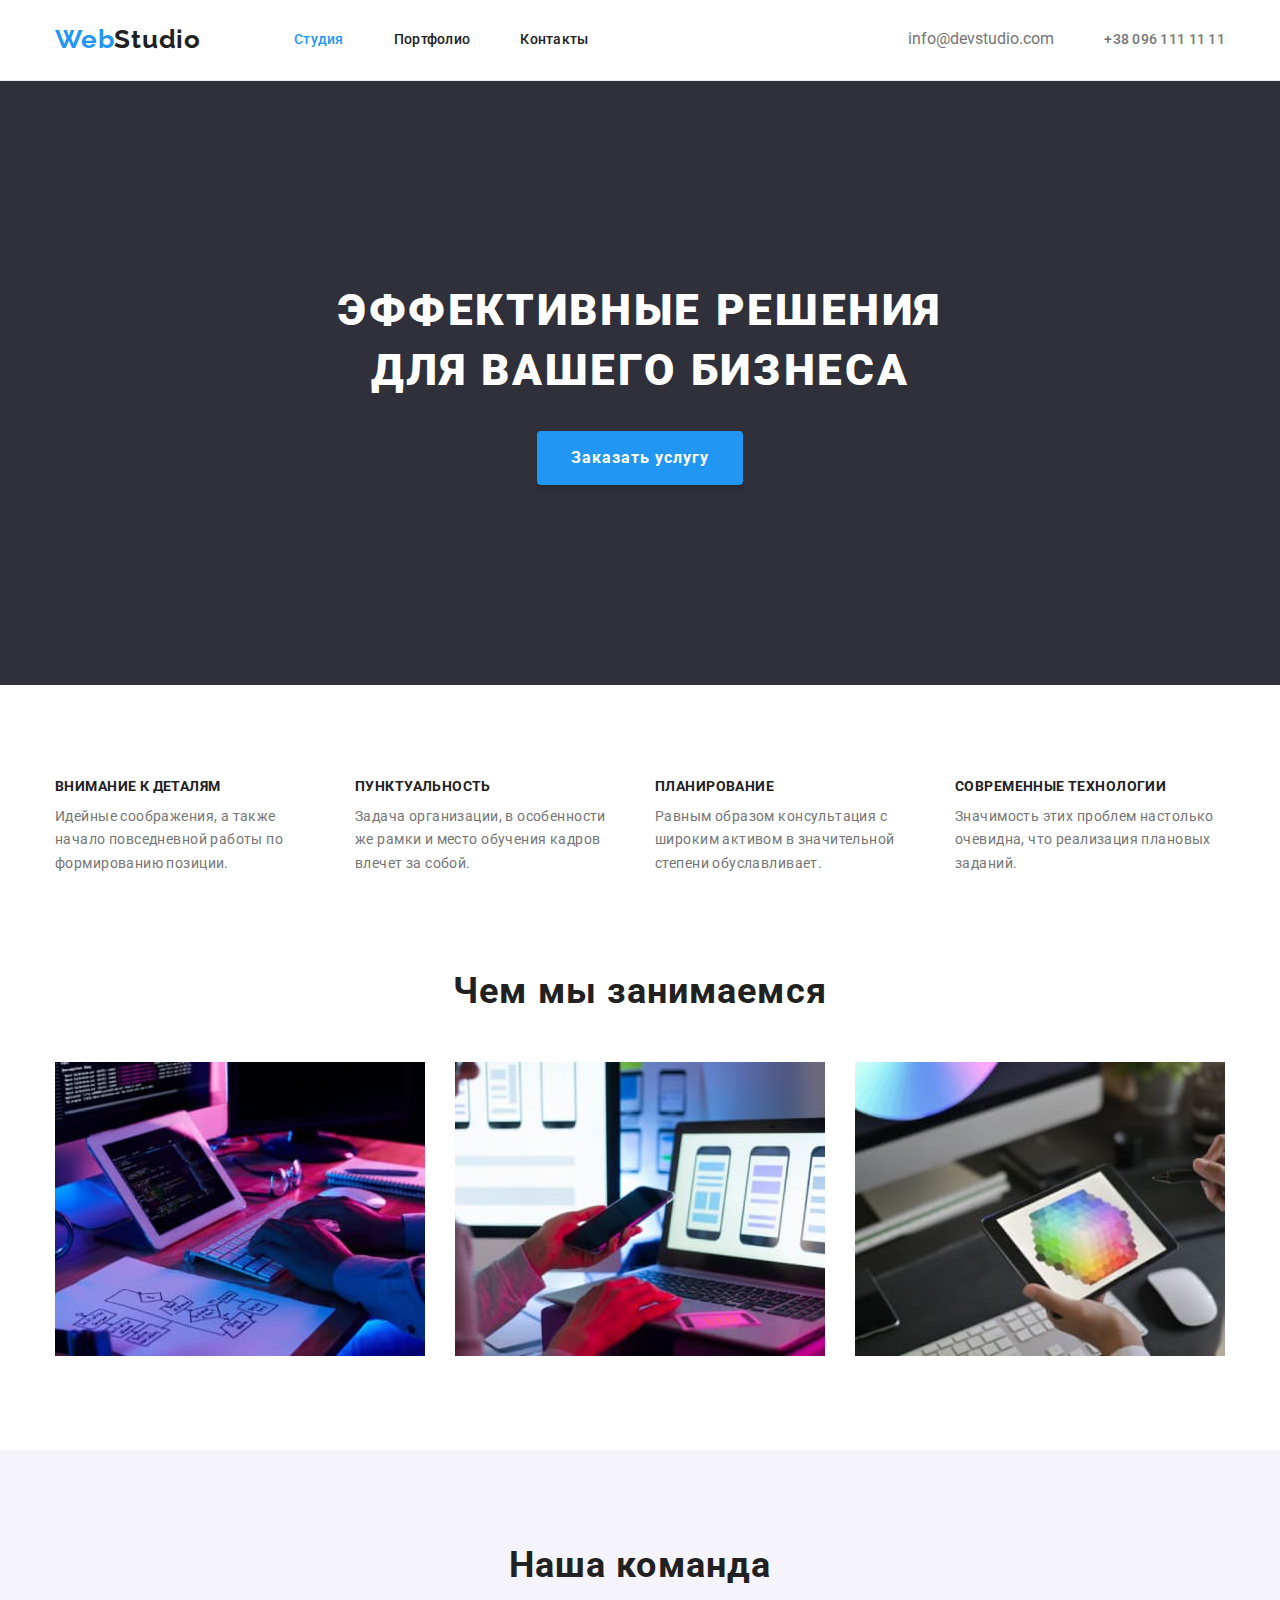
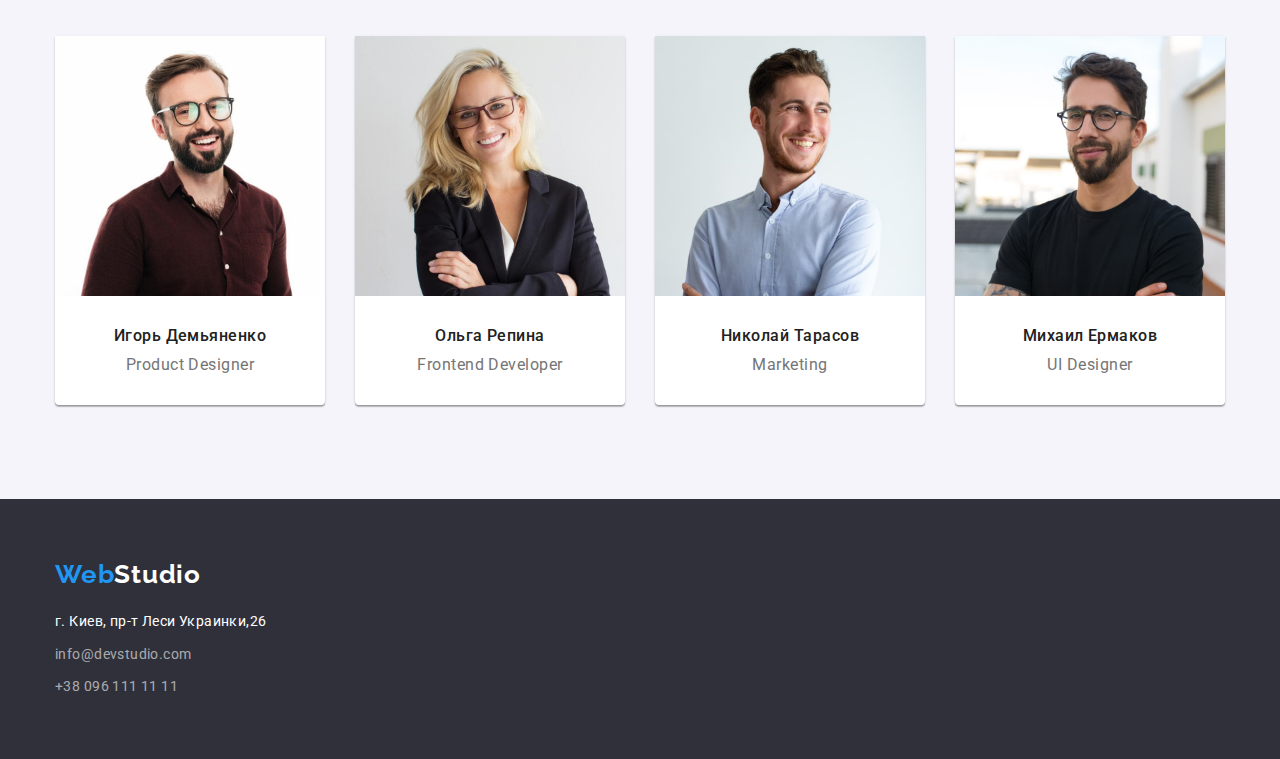
<file: index.html>
<!DOCTYPE html>
<html lang="ru">
<head>
    <meta charset="UTF-8">
    <meta http-equiv="X-UA-Compatible" content="IE=edge">
    <meta name="viewport" content="width=device-width, initial-scale=1.0">
    <title>Главная</title>
    <link rel="preconnect" href="https://fonts.googleapis.com">
<link rel="preconnect" href="https://fonts.gstatic.com" crossorigin>
<link href="https://fonts.googleapis.com/css2?family=Raleway:wght@700&family=Roboto:wght@400;500;700;900&display=swap" rel="stylesheet" />
<link rel="stylesheet" href="https://cdnjs.cloudflare.com/ajax/libs/modern-normalize/1.0.0/modern-normalize.min.css" />
<link rel="stylesheet" href="./css/styles.css" />
    </head>
<body>
    
    <header class="page-header">
        <div class="container page-header-container">
        <nav class="nav-header">
            <a class="logo current" href="./index.html">Web<span class="logo-studio logo">Studio</span></a>
            <ul class="list menu">
                <li class="link-nav"><a class="link menu-link current" href="./index.html">Студия</a></li>
                <li class="link-nav"><a class="link menu-link" href="./portfolio.html">Портфолио</a></li>
                <li class="link-nav"><a class="link menu-link" href="/">Контакты</a></li>
            </ul>
        </nav>
        <ul class="list head-adress">
            <li class="address-item"><a class="link address-link" href="mailto:info@devstudio.com">info@devstudio.com</a></li>
            <li class="address-item"><a class="link page-header-phone" href="tel:+380961111111">+38 096 111 11 11</a></li>
        </ul>
       </div>  
    </header>

    <section class="central-section"><div class="container">
        <h1 class="central-inscription"> ЭФФЕКТИВНЫЕ РЕШЕНИЯ <br> ДЛЯ ВАШЕГО БИЗНЕСА</h1>
        <button class="modal-btn" type="button"> Заказать услугу</button>
        </div>
    </section>

    <section class="particul section"><div class="container">
        <h2 class="hidden">особенности</h2>
        <ul class="list-particul list"> 
            <li class="particul-item">
                <h3  class="particul-title">ВНИМАНИЕ К ДЕТАЛЯМ</h3>
                <p class="particul-text">Идейные соображения, а также начало повседневной работы по формированию позиции.</p>
            </li>
            <li class="particul-item">
                <h3 class="particul-title">ПУНКТУАЛЬНОСТЬ</h3>
                <p class="particul-text">Задача организации, в особенности же рамки и место обучения кадров влечет за собой.</p>
            </li>
            <li class="particul-item">
                <h3 class="particul-title">ПЛАНИРОВАНИЕ</h3>
                <p class="particul-text">Равным образом консультация с широким активом в значительной степени обуславливает.</p>
            </li>
            <li class="particul-item">
                <h3 class="particul-title">СОВРЕМЕННЫЕ ТЕХНОЛОГИИ</h3>
                <p class="particul-text">Значимость этих проблем настолько очевидна, что реализация плановых заданий.</p>
            </li>
        </ul>
        </div>
    </section>
    <section class="what-are-we-doing section"><div class="container">
        <h2 class="title what-title">Чем мы занимаемся</h2>
        <ul class="list what-are-we-doing-img">
            <li class="what-img"> <img src="./img/handsondesltop.jpg" alt="hands on the keyboard" width="370"></li>
            <li class="what-img"> <img src="./img/mobilephones.jpg" alt="mobile phones on screen" width="370"></li>
            <li class="what-img"> <img src="./img/figureontablet.jpg" alt="Figure_on_the_tablet" width="370"></li>
        </ul>
        </div>
    </section>
    <section class="team section"><div class="container">
        <h2 class="title team-title">Наша команда</h2>
<ul class="list team-list">
    <li class="team-list-item">
        <img src="./img/igordemyanenko.jpg" alt="Igor Demyanenko" width="270">
        <div class="team-item-text">
        <h3 class="team-list-name">Игорь Демьяненко</h3>
        <p class="team-list-post">Product Designer</p>
        </div>
    </li>
    <li class="team-list-item">
        
            <img src="./img/olgarepina.jpg" alt="Olga Repina" width="270">
            <div class="team-item-text">
            <h3 class="team-list-name">Ольга Репина</h3>
            <p class="team-list-post">Frontend Developer</p>
        </div>
    </li>
    <li class="team-list-item">
        
            <img  src="./img/nikolaitarasov.jpg" alt="Nikolay Tarasov" width="270">
            <div class="team-item-text">
            <h3 class="team-list-name">Николай Тарасов</h3>
            <p class="team-list-post">Marketing</p>
    </div>
    </li>
    <li class="team-list-item">
        
            <img src="./img/mikhailermakov.jpg" alt="Mikhail Ermakov" width="270">
            <div class="team-item-text">
            <h3 class="team-list-name">Михаил Ермаков</h3>
            <p class="team-list-post">UI Designer</p>
    </div>
    </li>
</ul>
</div>
    </section>

<footer class="footer"><div class="container">
    <a class="logo" href="./index.html">Web<span class="logo-footer">Studio</span></a>
    <address class="footer-address">
        <ul class="footer-list">
            <li class="footer-item">
                <a class="link link-address" href="https://bit.ly/3O5jqAV" target="_blank" 
                rel="noopener noreferrer">г. Киев, пр-т Леси Украинки,26</a></li>
            <li class="footer-item">
                <a class="link link-footer" href="mailto:info@devstudio.com">info@devstudio.com</a></li>
            <li class="footer-item">
                <a class="link link-footer" href="tel:+380961111111">+38 096 111 11 11</a></li>
        </ul>
    </address>
    </div>  
</footer>
</body>
</html>
</file>
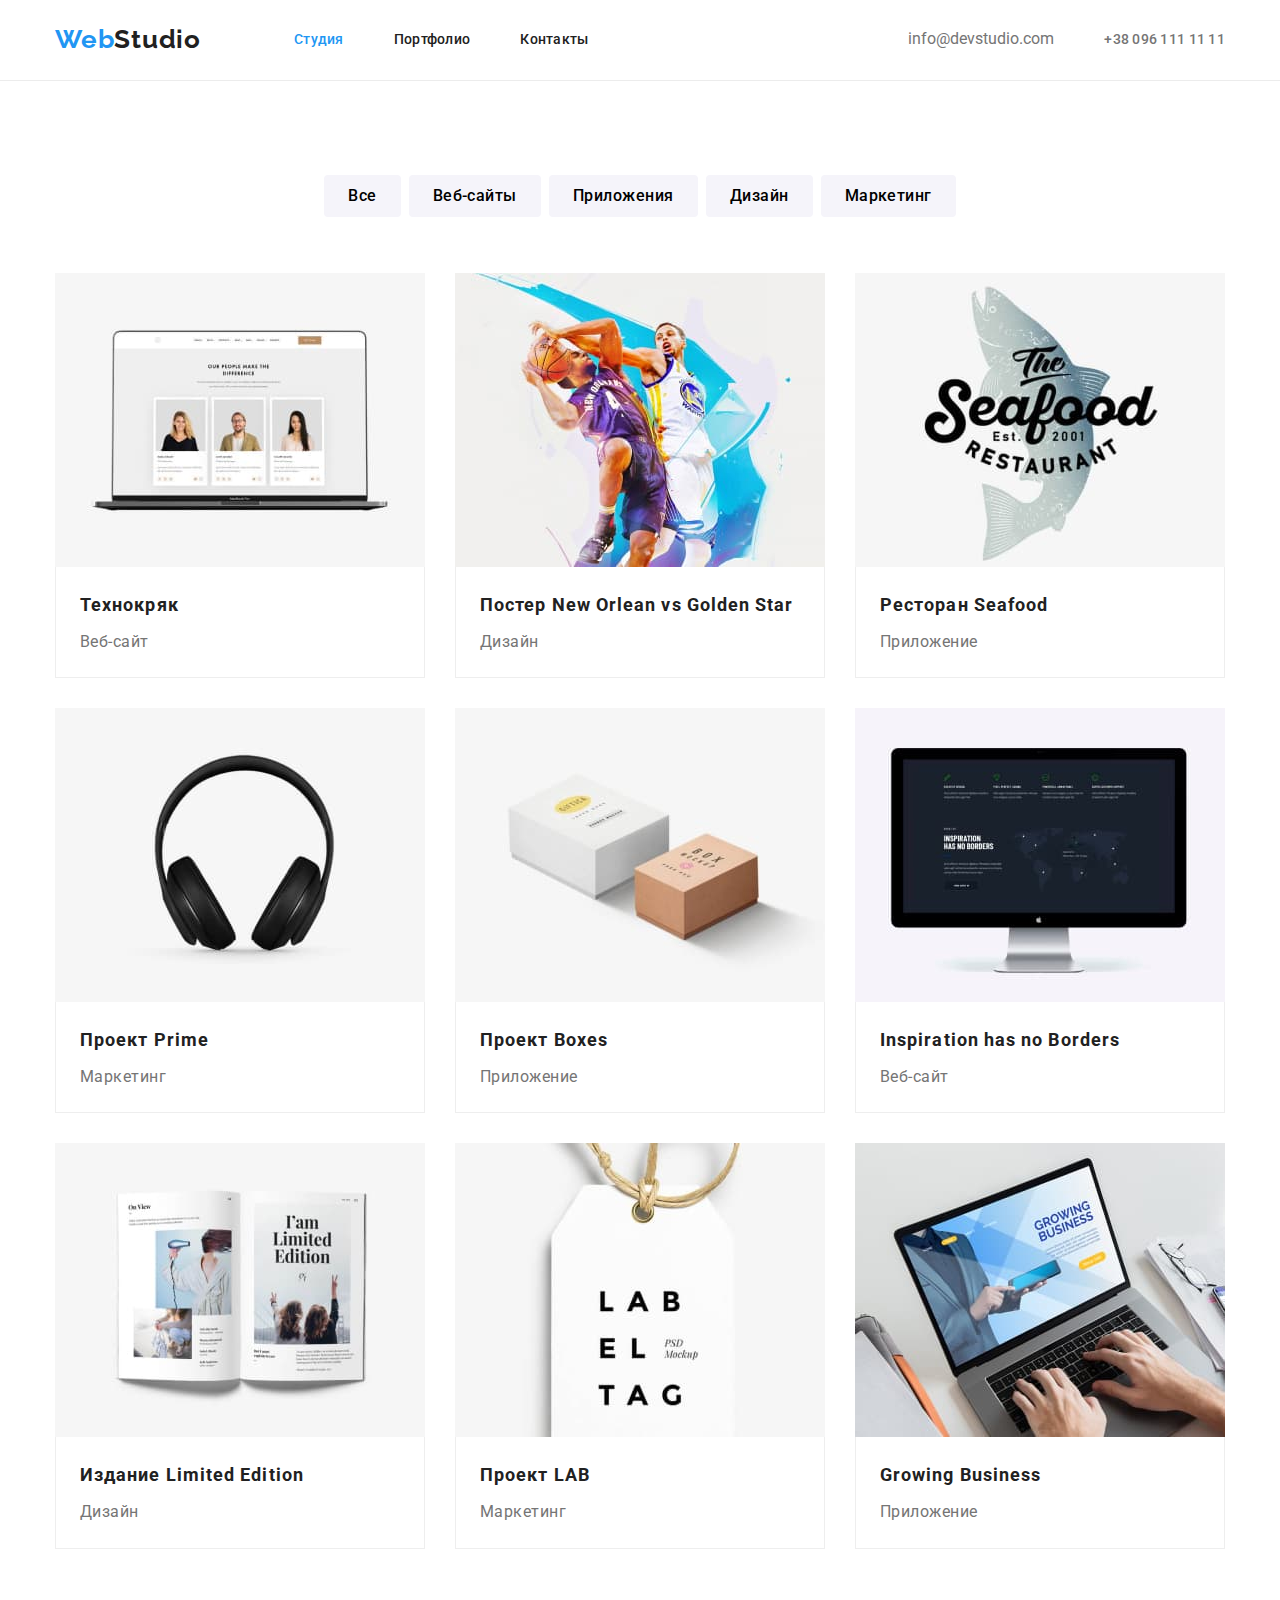
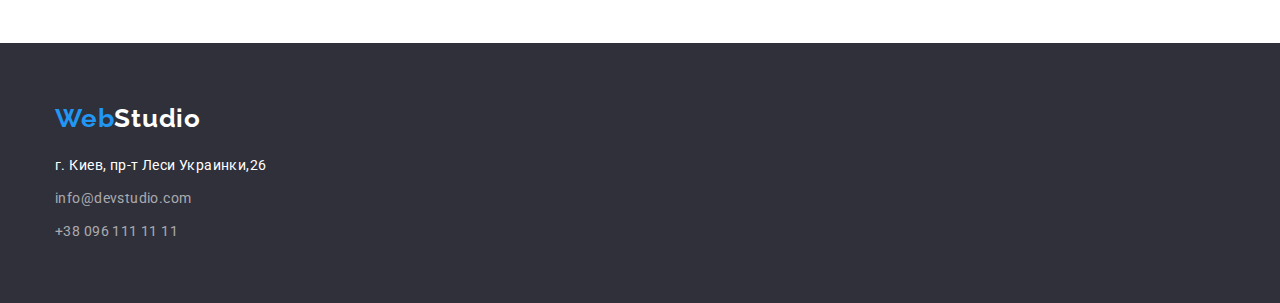
<file: portfolio.html>
<!DOCTYPE html>
<html lang="ru">

<head>
    <meta charset="UTF-8">
    <meta http-equiv="X-UA-Compatible" content="IE=edge">
    <meta name="viewport" content="width=device-width, initial-scale=1.0">
    <title>Портфолио</title>
    <link rel="preconnect" href="https://fonts.googleapis.com">
    <link rel="preconnect" href="https://fonts.gstatic.com" crossorigin>
    <link
        href="https://fonts.googleapis.com/css2?family=Raleway:wght@700&family=Roboto:wght@400;500;700;900&display=swap"
        rel="stylesheet" />
    <link rel="stylesheet" href="https://cdnjs.cloudflare.com/ajax/libs/modern-normalize/1.0.0/modern-normalize.min.css" />
    <link rel="stylesheet" href="./css/styles.css" />
</head>

<body>
    <header class="page-header">
        <div class="container page-header-container">
            <nav class="nav-header">
                <a class="logo current" href="./index.html">Web<span class="logo-studio logo">Studio</span></a>
                <ul class="list menu">
                    <li class="link-nav"><a class="link menu-link current" href="./index.html">Студия</a></li>
                    <li class="link-nav"><a class="link menu-link" href="./portfolio.html">Портфолио</a></li>
                    <li class="link-nav"><a class="link menu-link" href="/">Контакты</a></li>
                </ul>
            </nav>
            <ul class="list head-adress">
                <li class="address-item"><a class="link address-link"
                        href="mailto:info@devstudio.com">info@devstudio.com</a></li>
                <li class="address-item"><a class="link page-header-phone" href="tel:+380961111111">+38 096 111 11 11</a>
                </li>
            </ul>
        </div>
    </header>

    <main>
        <section class="section"><div class="container">
           
            <h1 class="hidden">Навигация и портфолио</h1>

            <ul class="pages-nav-list list">
                <li class="nav-item">
                    <button class="firstbtn btn" type="button">Все</button>
                </li>
                <li class="nav-item">
                    <button class="secondbtn btn" type="button">Веб-сайты</button>
                </li>
                <li class="nav-item">
                    <button class="thirdbtn btn" type="button">Приложения</button>
                </li>
                <li class="nav-item">
                    <button class="fourthbtn btn" type="button">Дизайн</button>
                </li>
                <li class="nav-item">
                    <button class="fifthbtn btn" type="button">Маркетинг</button>
                </li>
            </ul>
            <ul class="ready-projects list">
                <li class="projects-item">
                    <img class="img" src="./img/ourpeople.jpg" alt="three people" width="370">
                    <div class="projects-box">
                    <h2 class="ready-projects-title heading">Технокряк</h2>
                    <p class="projects-text text"> Веб-сайт</p>
                    </div>
                </li>
                <li class="projects-item">
                    <img src="./img/basketball.jpg" alt="basketball" width="370">
                    <div class="projects-box">
                    <h2 class="ready-projects-title heading">Постер New Orlean vs Golden Star</h2>
                    <p class="projects-text text">Дизайн</p>
                    </div>
                </li>
                <li class="projects-item">
                    <img src="./img/seafood.jpg" alt="seafood" width="370">
                    <div class="projects-box">
                    <h2 class="ready-projects-title heading">Ресторан Seafood</h2>
                    <p class="projects-text text">Приложение</p>
                    </div>
                </li>
                <li class="projects-item">
                    <img src="./img/headphones.jpg" alt="headphones" width="370">
                    <div class="projects-box">
                    <h2 class="ready-projects-title heading">Проект Prime</h2>
                    <p class="projects-text text">Маркетинг</p>
                    </div>
                </li>
                <li class="projects-item">
                    <img src="./img/projectboxes.jpg" alt="boxes" width="370">
                    <div class="projects-box">
                    <h2 class="ready-projects-title heading">Проект Boxes</h2>
                    <p class="projects-text text">Приложение</p>
                    </div>
                </li>
                <li class="projects-item">
                    <img src="./img/screen.jpg" alt="blackscreen" width="370">
                    <div class="projects-box">
                    <h2 class="ready-projects-title heading">Inspiration has no Borders</h2>
                    <p class="projects-text text">Веб-сайт</p>
                    </div>
                </li>
                <li class="projects-item">
                    <img src="./img/journal.jpg" alt="journal" width="370">
                    <div class="projects-box">
                    <h2 class="ready-projects-title heading">Издание Limited Edition</h2>
                    <p class="projects-text text">Дизайн</p>
                    </div>
                </li>
                <li class="projects-item">
                    <img src="./img/label.jpg" alt="label" width="370">
                    <div class="projects-box">
                    <h2 class="ready-projects-title heading">Проект LAB</h2>
                    <p class="projects-text text">Маркетинг</p>
                    </div>
                </li>
                <li class="projects-item">
                    <img src="./img/notebook.jpg" alt="notebook" width="370">
                    <div class="projects-box">
                    <h2 class="ready-projects-title heading">Growing Business</h2>
                    <p class="projects-text text">Приложение</p>
                    </div>
                </li>
            </ul>
    </div>
        </section>
    </main>

    <footer class="footer">
        <div class="container">
            <a class="logo" href="./index.html">Web<span class="logo-footer">Studio</span></a>
            <address class="footer-address">
                <ul class="footer-list">
                    <li class="footer-item">
                        <a class="link link-address" href="https://bit.ly/3O5jqAV" target="_blank"
                            rel="noopener noreferrer">г. Киев, пр-т Леси Украинки,26</a>
                    </li>
                    <li class="footer-item">
                        <a class="link link-footer" href="mailto:info@devstudio.com">info@devstudio.com</a>
                    </li>
                    <li class="footer-item">
                        <a class="link link-footer" href="tel:+380961111111">+38 096 111 11 11</a>
                    </li>
                </ul>
            </address>
        </div>
    </footer>
</body>
</html>
</file>
<file: css/styles.css>
:root {
    --primary-text-color: #212121;
    --accent-color:#2196F3;
    --secondary-text-color:#FFFFFF;
    --accent-text-color:#757575;
}
body {
    font-family: Roboto, sans-serif;
    color: var(--primary-text-color);
    background-color: var(--secondary-text-color);
}
h1, h2,h3,p {
margin-top: 0;
margin-bottom: 0;
}
ul, ol {
margin-top: 0;
margin-bottom: 0;
padding-left: 0;
}
.container {
    width: 1200px;
    margin:0 auto;
   /* outline: 1px solid green; */
   padding-left: 15px;
    padding-right: 15px;
}
.section {
    padding-top: 94px;
        padding-bottom: 94px;
}

.list {
    list-style: none;
    display: flex;
    flex-wrap: wrap;
}

.link {
    text-decoration: none;
}

.link:hover,
.link:focus {
    color: var(--secondary-text-color);
}
.title {
    margin-bottom: 50px;
    font-weight: 700;
    font-size: 36px;
    line-height: 1.17;
    text-align: center;
    letter-spacing: 0.03em;
    color: var(--primary-text-color);
}


/*header section*/

.page-header {
    border-bottom: 1px solid #ECECEC;
}
.page-header-container {
    display: flex;
    align-items: center;
    height: 80px;
    padding-top: 24px;
    padding-bottom: 25px;
}
.nav-header {
    display: flex;
    align-items: center;
    
}
.adress-container {
    display: flex;
    margin-left: auto;
}

.logo {
    text-decoration: none;
    color:var(--accent-color);
    font-family: "Raleway", sans-serif;
    font-size: 26px;
    letter-spacing: 0.03em;
    line-height: 1.2;
    font-weight: 700; 
}
.logo-studio {
    color: var(--primary-text-color);
}
.menu {
    margin-left: 93px;
}
.link-nav:not(:last-child) {
    margin-right: 50px;
}
.menu .menu-link.current {
    color: var(--accent-color);
}
.menu-link {
    /*margin-right: 50px;*/
    font-weight: 500;
    font-size: 14px;
    line-height: 1.14;
    letter-spacing: 0.02em;
    color: var(--primary-text-color);
}
.menu-link:hover,
.menu-link:focus {
    color:var(--accent-color);
}
.head-adress {
    margin-left: auto;
}
.address-link {
    color: var(--accent-color);
}
.address-item + .address-item {
    margin-left: 50px;
}
.page-header-phone {
    font-weight: 500;
    font-size: 14px;
    line-height: 1.14;
    letter-spacing: 0.02em;
    color: var(--accent-text-color);
}
.page-header-phone:hover,
.page-header-phone:focus {
    color: var(--accent-color);
}

/* hero section*/

.modal-btn {
    min-width: 140px;
    box-shadow: 0px 4px 4px rgba(0, 0, 0, 0.15);
    font-weight: 700;
    font-size: 16px;
    line-height: 1.88;
    text-align: center;
    letter-spacing: 0.06em;
    color: var(--secondary-text-color);
    background-color: var(--accent-color);
    cursor: pointer;
    border-color: transparent;
    border-radius: 4px;
    padding: 10px 32px;
}

.central-inscription {
    margin: 0 auto 30px auto;
    font-weight: 900;
    font-size: 44px;
    line-height: 1.36;
    letter-spacing: 0.06em;
    text-transform: uppercase;
    color: var(--secondary-text-color);
    width: 696px;  
} 
.central-section {
    background: #2F303A;
    text-align: center;
    padding-top: 200px;
    padding-bottom: 200px;
}

.particul-title {
    margin-bottom: 10px;
    font-weight: 700;
    font-size: 14px;
    line-height: 1.14;
    letter-spacing: 0.03em;
    text-transform: uppercase;   
}
.section-particul {
    opacity: 0;
}
.particul-text {
    font-size: 14px;
    line-height: 1.7;
    letter-spacing: 0.03em;
    color: var(--accent-text-color);
}
.particul-item:not(:nth-child(4n)) {
    margin-right: 30px;
}
.particul-item {
    width: 270px;
}


/* what are we doing section*/

.what-are-we-doing {
    padding-top: 0;
}
.what-img:not(:last-child) {
    margin-right: 30px;
}
img {
    display: block;
    max-width: 100%;
    height: auto;
}


/* Our team section*/


.team {
    background-color: #F5F4FA;
}

.team-list-name {
    font-weight: 500;
    font-size: 16px;
    line-height: 1.2;
    text-align: center;
    letter-spacing: 0.03em;
    color: var(--primary-text-color);
    margin-bottom: 10px;
}
.team-list-post {
    font-size: 16px;
    line-height: 1.2;
    text-align: center;
    letter-spacing: 0.03em;
    color: var(--accent-text-color);
}
.team-list-item {
    background-color: var(--secondary-text-color);
    border-radius: 0px 0px 4px 4px;
    box-shadow: 0px 1px 3px rgba(0, 0, 0, 0.12), 0px 1px 1px rgba(0, 0, 0, 0.14), 0px 2px 1px rgba(0, 0, 0, 0.2);
    }
.team-list-item:not(:nth-child(4n)) {
    margin-right: 30px;
}
.team-item-text {
    padding-top: 30px;
    padding-bottom: 30px;
}

/*footer section*/


.footer {
    background-color: #2F303A;
    padding-top: 60px;
    padding-bottom: 60px;
}
.logo-footer {
    color: var(--secondary-text-color);
    margin-bottom: 20px;
}
.link-footer {  
    font-style: normal;
    font-size: 14px;
    line-height: 1.7;
    letter-spacing: 0.03em;
    color:rgba(255, 255, 255, 0.6);;
}
.link-address {
    font-style: normal;
    font-size: 14px;
    line-height: 1.7;
    letter-spacing: 0.03em;
    color: var(--secondary-text-color);
}
.footer-item:not(:last-child) {
    margin-bottom: 9px;
}
.footer-address {
    margin-top: 20px;
}
.footer-list {
    list-style: none;
}


/*=======Styles for Portfolio=======*/


.ready-projects {
    display: flex;
    flex-wrap: wrap;
} 
.projects {
    background-color:var(--secondary-text-color);
}
.address-link {
    color:  var(--accent-text-color);
}
.btn {
    font-family: inherit;
    font-weight: 500;
     font-size: 16px;
    line-height: 1.6;
    text-align: center;
    letter-spacing: 0.03em;
    cursor: pointer;
     padding: 6px 22px;
     border-radius: 4px;
     border-color: transparent;
    background-color: #F5F4FA;
}

.btn:hover, .btn:focus {
    color: var(--secondary-text-color);
    background-color: var(--accent-color);
}
.heading {
    font-weight: 700;
     font-size: 18px;
    line-height: 2;
    letter-spacing: 0.06em;
    color: var(--primary-text-color);
    margin-bottom: 4px;
}
.text {
    font-weight: 400;
    font-size: 16px;
    line-height: 1.9;
    letter-spacing: 0.03em;
    color: var(--accent-text-color);
}
.projects-box {
    padding: 20px 24px;
    border: 1px solid #EEEEEE;
    border-top: 0;
}
.hidden {
    position: absolute;
    width: 1px;
    height: 1px;
    margin: -1px;
    border: 0;
    padding: 0;
    white-space: nowrap;
    overflow: hidden;
    clip: rect(0 0 0 0);
    clip-path: inset(100%);
}
.pages-nav-list {
    display: flex;
    justify-content: center;
    margin-bottom: 56px; 
}
.nav-buttons {
    padding-top: 94px;
    padding-bottom: 94px;
}
.nav-item:not(:last-child) {
    margin-right: 8px;
}
.ready-projects {
    display: flex;
    flex-wrap: wrap;
}
.projects-item {
    width: calc((100% - 60px) / 3);
}
.projects-item:not(:nth-child(3n)) {
    margin-right: 30px;
}
.projects-item:not(:nth-last-child(-n + 3)) {
    margin-bottom: 30px;
}
</file>
